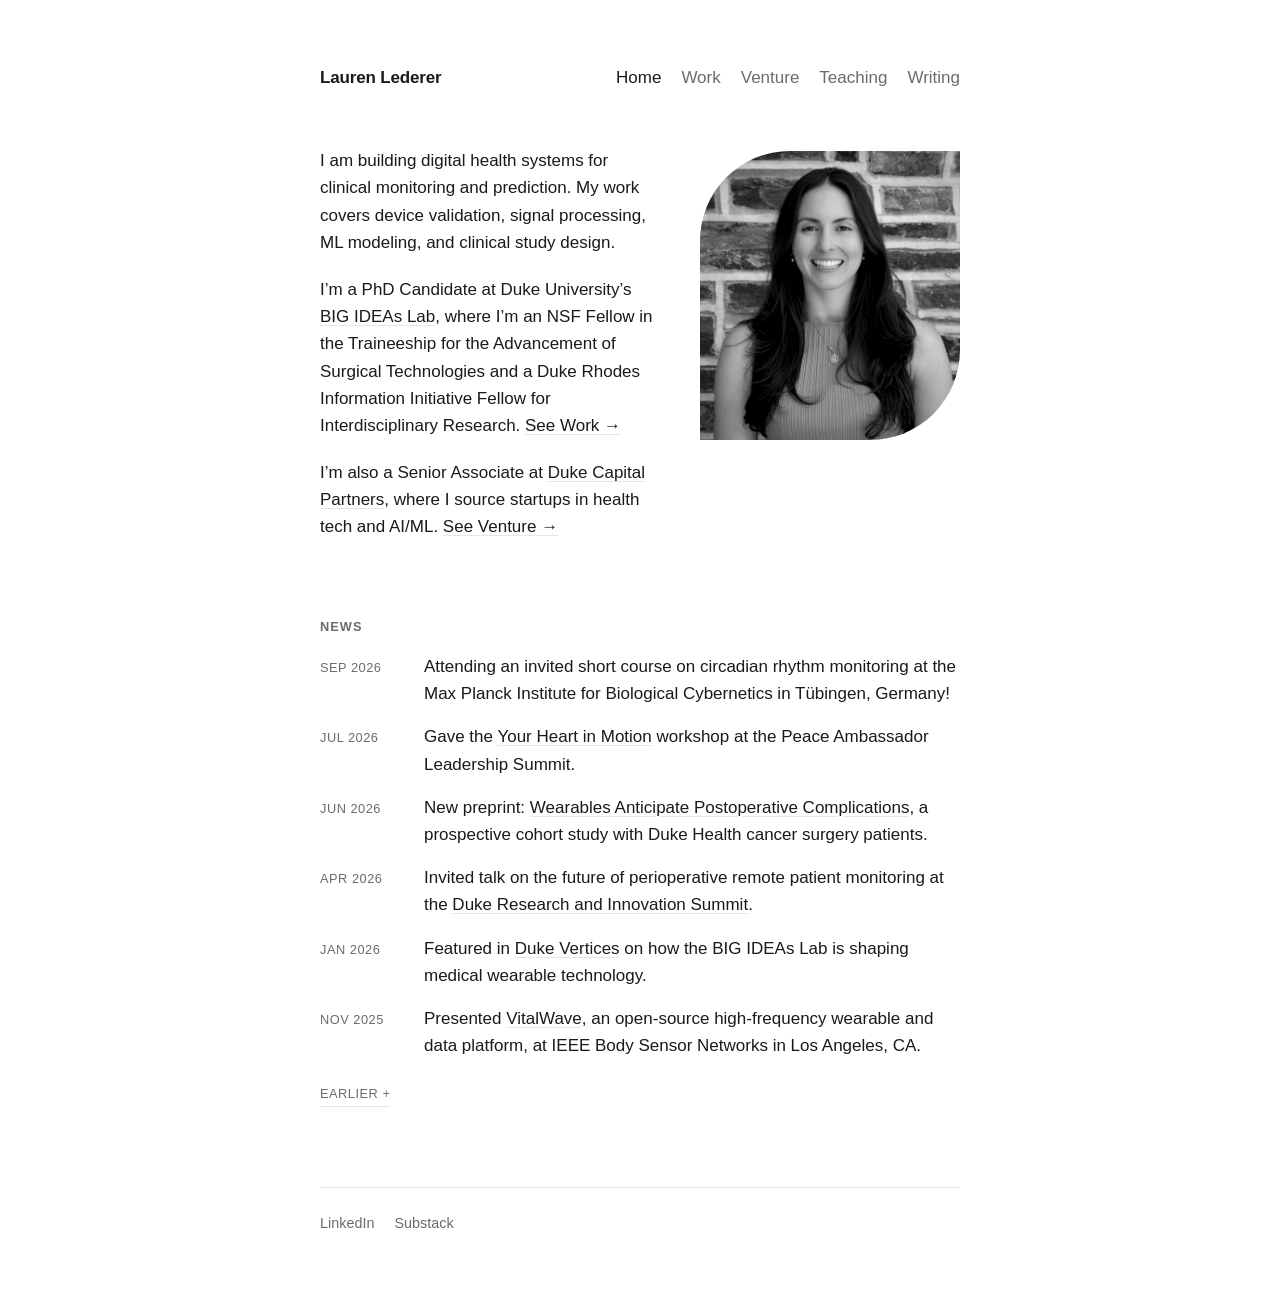
<file: index.html>
<!doctype html>
<html lang="en">
<head>
  <meta charset="utf-8">
  <meta name="viewport" content="width=device-width, initial-scale=1">
  <title>Lauren Lederer</title>
  <meta name="description" content="Lauren Lederer builds and validates digital health systems for clinical monitoring and prediction. PhD candidate at Duke and Senior Associate at Duke Capital Partners.">
  <link rel="icon" href="favicon.svg" type="image/svg+xml">
  <link rel="icon" href="favicon.png" sizes="32x32" type="image/png">
  <link rel="apple-touch-icon" href="apple-touch-icon.png">
  <meta property="og:type" content="website">
  <meta property="og:site_name" content="Lauren Lederer">
  <meta property="og:title" content="Lauren Lederer">
  <meta property="og:description" content="Lauren Lederer builds and validates digital health systems for clinical monitoring and prediction. PhD candidate at Duke and Senior Associate at Duke Capital Partners.">
  <meta property="og:url" content="https://laurenlederer.com/">
  <meta property="og:image" content="https://laurenlederer.com/images/lauren-jessilyn-bw.jpg">
  <meta property="og:image:width" content="1280">
  <meta property="og:image:height" content="720">
  <meta property="og:image:alt" content="Lauren Lederer and Jessilyn Dunn examining a wearable sensor in the BIG IDEAs Lab">
  <meta name="twitter:card" content="summary_large_image">
  <link rel="stylesheet" href="style.css">
</head>
<body>
  <div class="wrap">
    <header>
      <a class="name" href="index.html">Lauren Lederer</a>
      <nav>
        <a href="index.html" aria-current="page">Home</a>
        <a href="work.html">Work</a>
        <a href="venture.html">Venture</a>
        <a href="teaching.html">Teaching</a>
        <a href="writing.html">Writing</a>
      </nav>
    </header>

    <main>
      <div class="intro">
        <figure class="portrait">
          <img src="images/lauren-bw.jpg" srcset="images/lauren-bw-small.jpg 560w, images/lauren-bw.jpg 1120w" sizes="(max-width: 600px) 50vw, 260px" width="1120" height="1400" alt="Portrait of Lauren Lederer" loading="eager">
        </figure>
        <div class="intro-text">
      <p>I am building digital health systems for clinical monitoring and prediction. My work covers device validation, signal processing, ML modeling, and clinical study design.</p>

      <p>I’m a PhD Candidate at Duke University’s <a href="https://dunn.pratt.duke.edu/" target="_blank" rel="noopener">BIG IDEAs Lab</a>, where I’m an NSF Fellow in the Traineeship for the Advancement of Surgical Technologies and a Duke Rhodes Information Initiative Fellow for Interdisciplinary Research. <a href="work.html">See Work →</a></p>

      <p>I’m also a Senior Associate at <a href="https://dukecapitalpartners.duke.edu/" target="_blank" rel="noopener">Duke Capital Partners</a>, where I source startups in health tech and AI/ML. <a href="venture.html">See Venture →</a></p>
        </div>
      </div>

      <section class="news">
        <h2>News</h2>
        <ul>
          <li>
            <time datetime="2026-09">Sep 2026</time>
            <p>Attending an invited short course on circadian rhythm monitoring at the Max Planck Institute for Biological Cybernetics in Tübingen, Germany!</p>
          </li>
          <li>
            <time datetime="2026-07">Jul 2026</time>
            <p>Gave the <a href="workshop/make-your-own-digital-biomarkers.html" target="_blank" rel="noopener">Your Heart in Motion</a> workshop at the Peace Ambassador Leadership Summit.</p>
          </li>
          <li>
            <time datetime="2026-06">Jun 2026</time>
            <p>New preprint: <a href="https://www.medrxiv.org/content/10.64898/2026.06.02.26354556v1" target="_blank" rel="noopener">Wearables Anticipate Postoperative Complications</a>, a prospective cohort study with Duke Health cancer surgery patients.</p>
          </li>
          <li>
            <time datetime="2026-04">Apr 2026</time>
            <p>Invited talk on the future of perioperative remote patient monitoring at the <a href="https://research.duke.edu/events-trainings/research-and-innovation-events/" target="_blank" rel="noopener">Duke Research and Innovation Summit</a>.</p>
          </li>
          <li>
            <time datetime="2026-01">Jan 2026</time>
            <p>Featured in <a href="https://www.dukevertices.org/blog/the-big-ideas-lab-at-duke-is-shaping-the-future-of-medical-wearable-technology" target="_blank" rel="noopener">Duke Vertices</a> on how the BIG IDEAs Lab is shaping medical wearable technology.</p>
          </li>
          <li>
            <time datetime="2025-11">Nov 2025</time>
            <p>Presented <a href="https://doi.org/10.1109/bsn66969.2025.11337446" target="_blank" rel="noopener">VitalWave</a>, an open-source high-frequency wearable and data platform, at IEEE Body Sensor Networks in Los Angeles, CA.</p>
          </li>
        </ul>
        <details class="earlier">
          <summary>Earlier</summary>
          <ul>
          <li>
            <time datetime="2025-08">Aug 2025</time>
            <p>Awarded an NSF Fellowship through the Traineeship for the Advancement of Surgical Technologies.</p>
          </li>
          <li>
            <time datetime="2025-01">Jan 2025</time>
            <p>Presented research on opioid use disorder relapse and digital health at the 2025 CERSI Innovations in Regulatory Science Summit in San Francisco, CA.</p>
          </li>
          <li>
            <time datetime="2025-01">Jan 2025</time>
            <p>Passed the Biomedical Engineering preliminary exam, advancing to PhD candidacy.</p>
          </li>
          <li>
            <time datetime="2024-10">Oct 2024</time>
            <p>Two long COVID prediction papers published in <a href="https://doi.org/10.1016/j.ebiom.2024.105333" target="_blank" rel="noopener">eBioMedicine</a> and <a href="https://doi.org/10.1093/jamiaopen/ooae111" target="_blank" rel="noopener">JAMIA Open</a>.</p>
          </li>
          <li>
            <time datetime="2023-11">Nov 2023</time>
            <p>Published <a href="https://doi.org/10.2196/45103" target="_blank" rel="noopener">data quality guidance for Fitbit data in the All of Us Research Program</a> in JMIR mHealth and uHealth.</p>
          </li>
          </ul>
        </details>
      </section>
    </main>

    <footer>
      <a href="https://www.linkedin.com/in/lauren-lederer/" target="_blank" rel="noopener">LinkedIn</a>
      <a href="https://laurenlederer.substack.com/" target="_blank" rel="noopener">Substack</a>
    </footer>
  </div>
</body>
</html>
</file>
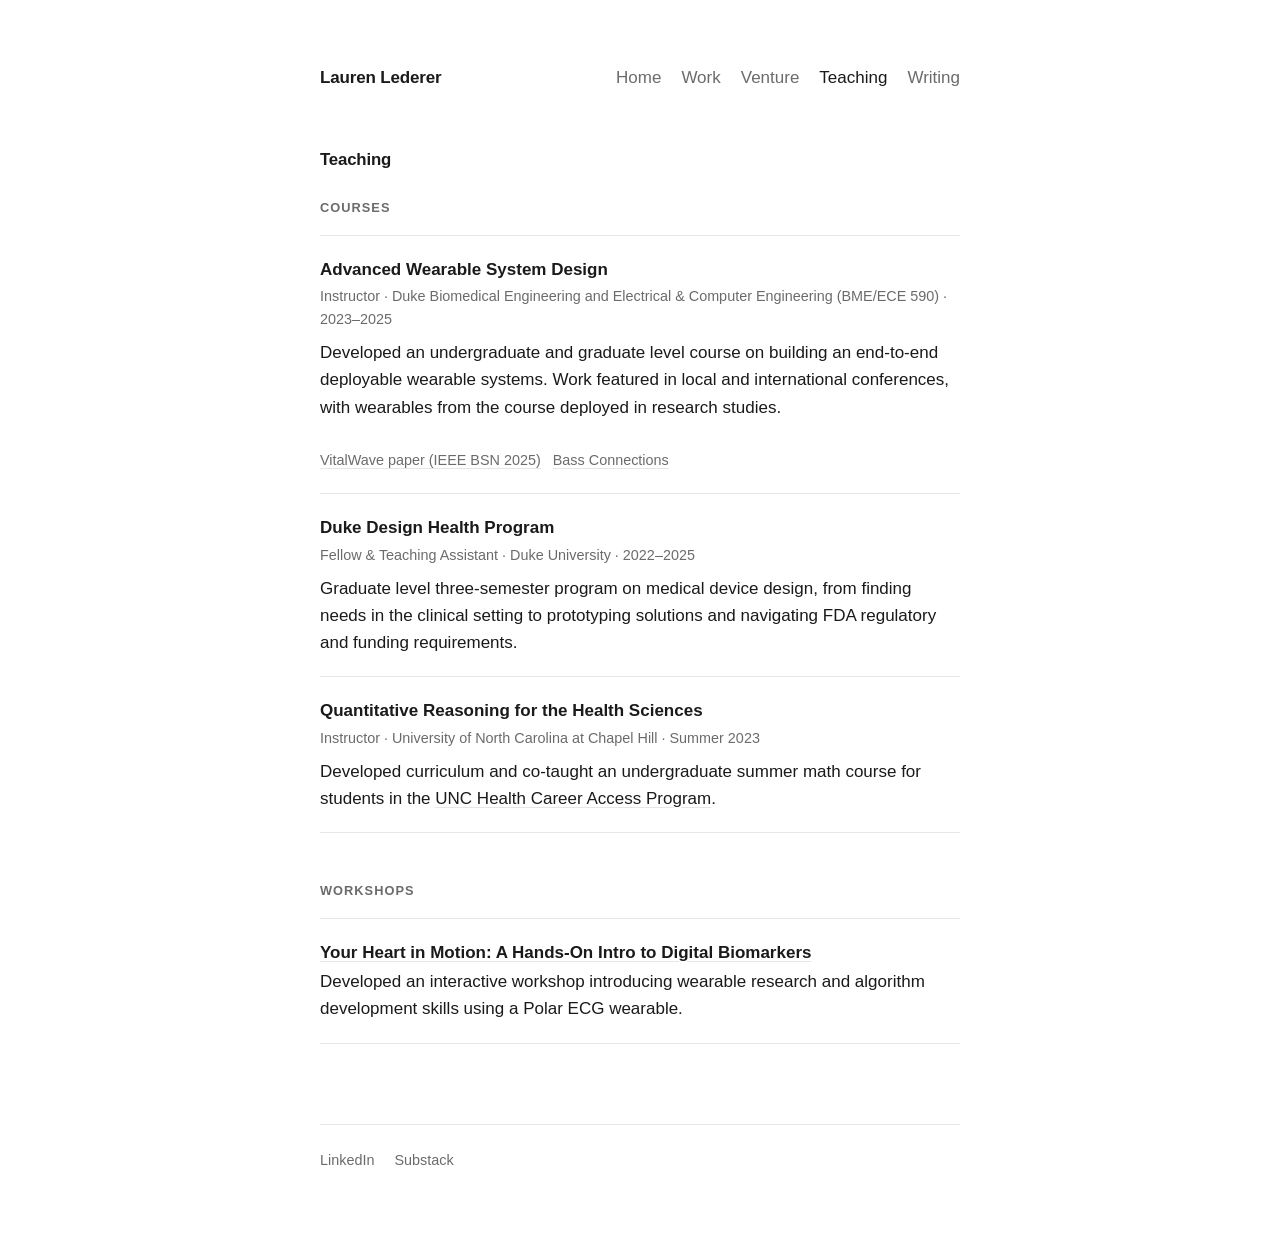
<file: teaching.html>
<!doctype html>
<html lang="en">
<head>
  <meta charset="utf-8">
  <meta name="viewport" content="width=device-width, initial-scale=1">
  <title>Teaching – Lauren Lederer</title>
  <meta name="description" content="Courses and workshops on wearable system design, medical device development, and digital biomarkers.">
  <link rel="icon" href="favicon.svg" type="image/svg+xml">
  <link rel="icon" href="favicon.png" sizes="32x32" type="image/png">
  <link rel="apple-touch-icon" href="apple-touch-icon.png">
  <meta property="og:type" content="website">
  <meta property="og:site_name" content="Lauren Lederer">
  <meta property="og:title" content="Teaching – Lauren Lederer">
  <meta property="og:description" content="Courses and workshops on wearable system design, medical device development, and digital biomarkers.">
  <meta property="og:url" content="https://laurenlederer.com/teaching.html">
  <meta property="og:image" content="https://laurenlederer.com/images/lauren-jessilyn-bw.jpg">
  <meta property="og:image:width" content="1280">
  <meta property="og:image:height" content="720">
  <meta property="og:image:alt" content="Lauren Lederer and Jessilyn Dunn examining a wearable sensor in the BIG IDEAs Lab">
  <meta name="twitter:card" content="summary_large_image">
  <link rel="stylesheet" href="style.css">
</head>
<body>
  <div class="wrap">
    <header>
      <a class="name" href="index.html">Lauren Lederer</a>
      <nav>
        <a href="index.html">Home</a>
        <a href="work.html">Work</a>
        <a href="venture.html">Venture</a>
        <a href="teaching.html" aria-current="page">Teaching</a>
        <a href="writing.html">Writing</a>
      </nav>
    </header>

    <main>
      <h1>Teaching</h1>

      <section>
        <h2>Courses</h2>
        <ul class="items">
          <li>
            <p class="title">Advanced Wearable System Design</p>
            <p class="meta">Instructor · Duke Biomedical Engineering and Electrical & Computer Engineering (BME/ECE 590) · 2023–2025</p>
            <p>Developed an undergraduate and graduate level course on building an end-to-end deployable wearable systems. Work featured in local and international conferences, with wearables from the course deployed in research studies.</p>
            <div class="refs">
              <a href="https://doi.org/10.1109/bsn66969.2025.11337446" target="_blank" rel="noopener">VitalWave paper (IEEE BSN 2025)</a>
              <a href="https://bassconnections.duke.edu/how-wearable-device-data-can-advance-public-health/" target="_blank" rel="noopener">Bass Connections</a>
            </div>
          </li>
          <li>
            <p class="title">Duke Design Health Program</p>
            <p class="meta">Fellow &amp; Teaching Assistant · Duke University · 2022–2025</p>
            <p>Graduate level three-semester program on medical device design, from finding needs in the clinical setting to prototyping solutions and navigating FDA regulatory and funding requirements.</p>
          </li>
          <li>
            <p class="title">Quantitative Reasoning for the Health Sciences</p>
            <p class="meta">Instructor · University of North Carolina at Chapel Hill · Summer 2023</p>
            <p>Developed curriculum and co-taught an undergraduate summer math course for students in the <a href="https://nchcap.unc.edu/sep-program/" target="_blank" rel="noopener">UNC Health Career Access Program</a>.</p>
          </li>
        </ul>
      </section>

      <section>
        <h2>Workshops</h2>
        <ul class="items">
          <li>
            <p class="title"><a href="workshop/make-your-own-digital-biomarkers.html" target="_blank" rel="noopener">Your Heart in Motion: A Hands-On Intro to Digital Biomarkers</a></p>
            <p>Developed an interactive workshop introducing wearable research and algorithm development skills using a Polar ECG wearable.</p>
          </li>
        </ul>
      </section>
    </main>

    <footer>
      <a href="https://www.linkedin.com/in/lauren-lederer/" target="_blank" rel="noopener">LinkedIn</a>
      <a href="https://laurenlederer.substack.com/" target="_blank" rel="noopener">Substack</a>
    </footer>
  </div>
</body>
</html>
</file>
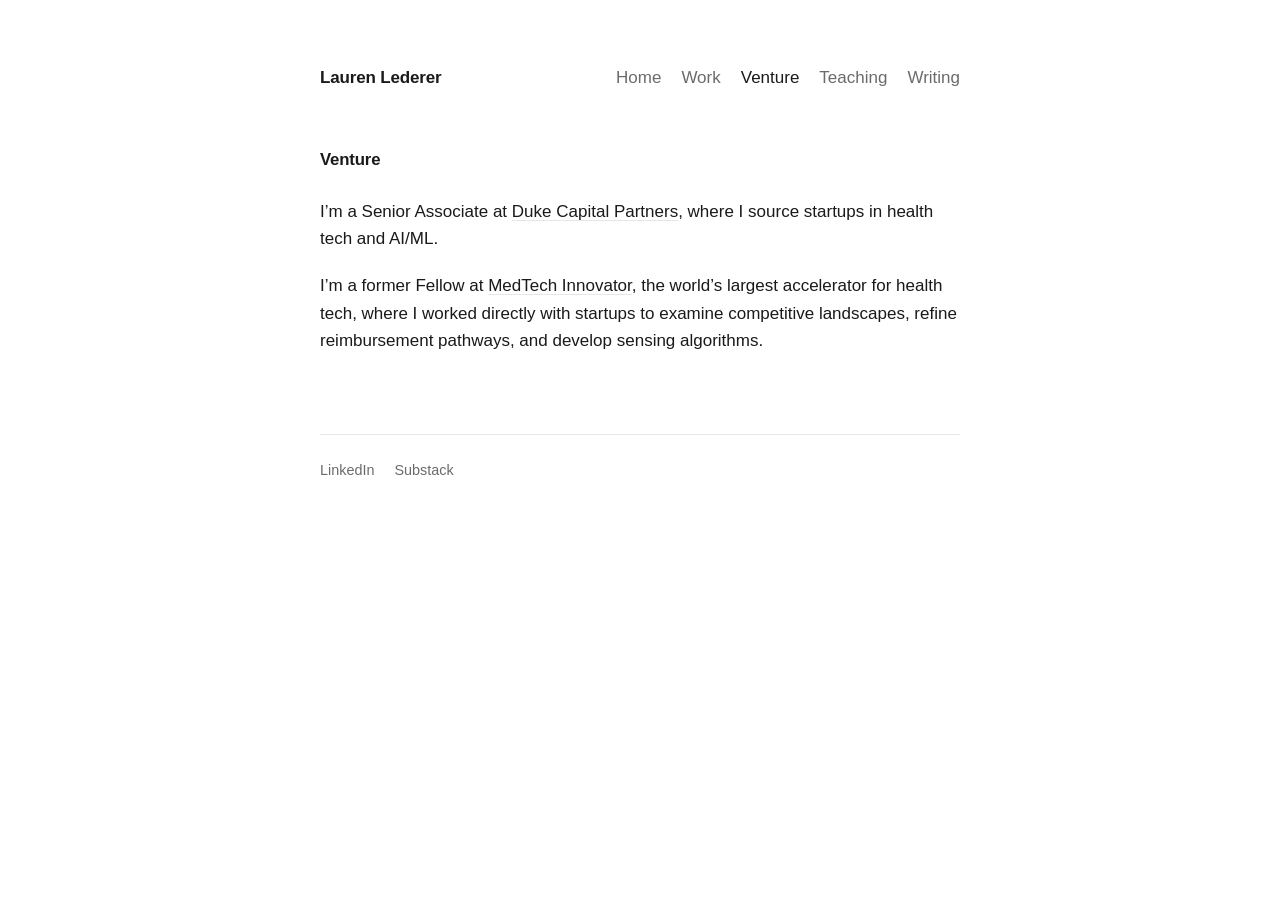
<file: venture.html>
<!doctype html>
<html lang="en">
<head>
  <meta charset="utf-8">
  <meta name="viewport" content="width=device-width, initial-scale=1">
  <title>Venture – Lauren Lederer</title>
  <meta name="description" content="Health tech and AI/ML investing at Duke Capital Partners, and fellowship work with MedTech Innovator.">
  <link rel="icon" href="favicon.svg" type="image/svg+xml">
  <link rel="icon" href="favicon.png" sizes="32x32" type="image/png">
  <link rel="apple-touch-icon" href="apple-touch-icon.png">
  <meta property="og:type" content="website">
  <meta property="og:site_name" content="Lauren Lederer">
  <meta property="og:title" content="Venture – Lauren Lederer">
  <meta property="og:description" content="Health tech and AI/ML investing at Duke Capital Partners, and fellowship work with MedTech Innovator.">
  <meta property="og:url" content="https://laurenlederer.com/venture.html">
  <meta property="og:image" content="https://laurenlederer.com/images/lauren-jessilyn-bw.jpg">
  <meta property="og:image:width" content="1280">
  <meta property="og:image:height" content="720">
  <meta property="og:image:alt" content="Lauren Lederer and Jessilyn Dunn examining a wearable sensor in the BIG IDEAs Lab">
  <meta name="twitter:card" content="summary_large_image">
  <link rel="stylesheet" href="style.css">
</head>
<body>
  <div class="wrap">
    <header>
      <a class="name" href="index.html">Lauren Lederer</a>
      <nav>
        <a href="index.html">Home</a>
        <a href="work.html">Work</a>
        <a href="venture.html" aria-current="page">Venture</a>
        <a href="teaching.html">Teaching</a>
        <a href="writing.html">Writing</a>
      </nav>
    </header>

    <main>
      <h1>Venture</h1>

      <p>I’m a Senior Associate at <a href="https://dukecapitalpartners.duke.edu/" target="_blank" rel="noopener">Duke Capital Partners</a>, where I source startups in health tech and AI/ML.</p>

      <p>I’m a former Fellow at <a href="https://medtechinnovator.org/" target="_blank" rel="noopener">MedTech Innovator</a>, the world’s largest accelerator for health tech, where I worked directly with startups to examine competitive landscapes, refine reimbursement pathways, and develop sensing algorithms.</p>

    </main>

    <footer>
      <a href="https://www.linkedin.com/in/lauren-lederer/" target="_blank" rel="noopener">LinkedIn</a>
      <a href="https://laurenlederer.substack.com/" target="_blank" rel="noopener">Substack</a>
    </footer>
  </div>
</body>
</html>
</file>
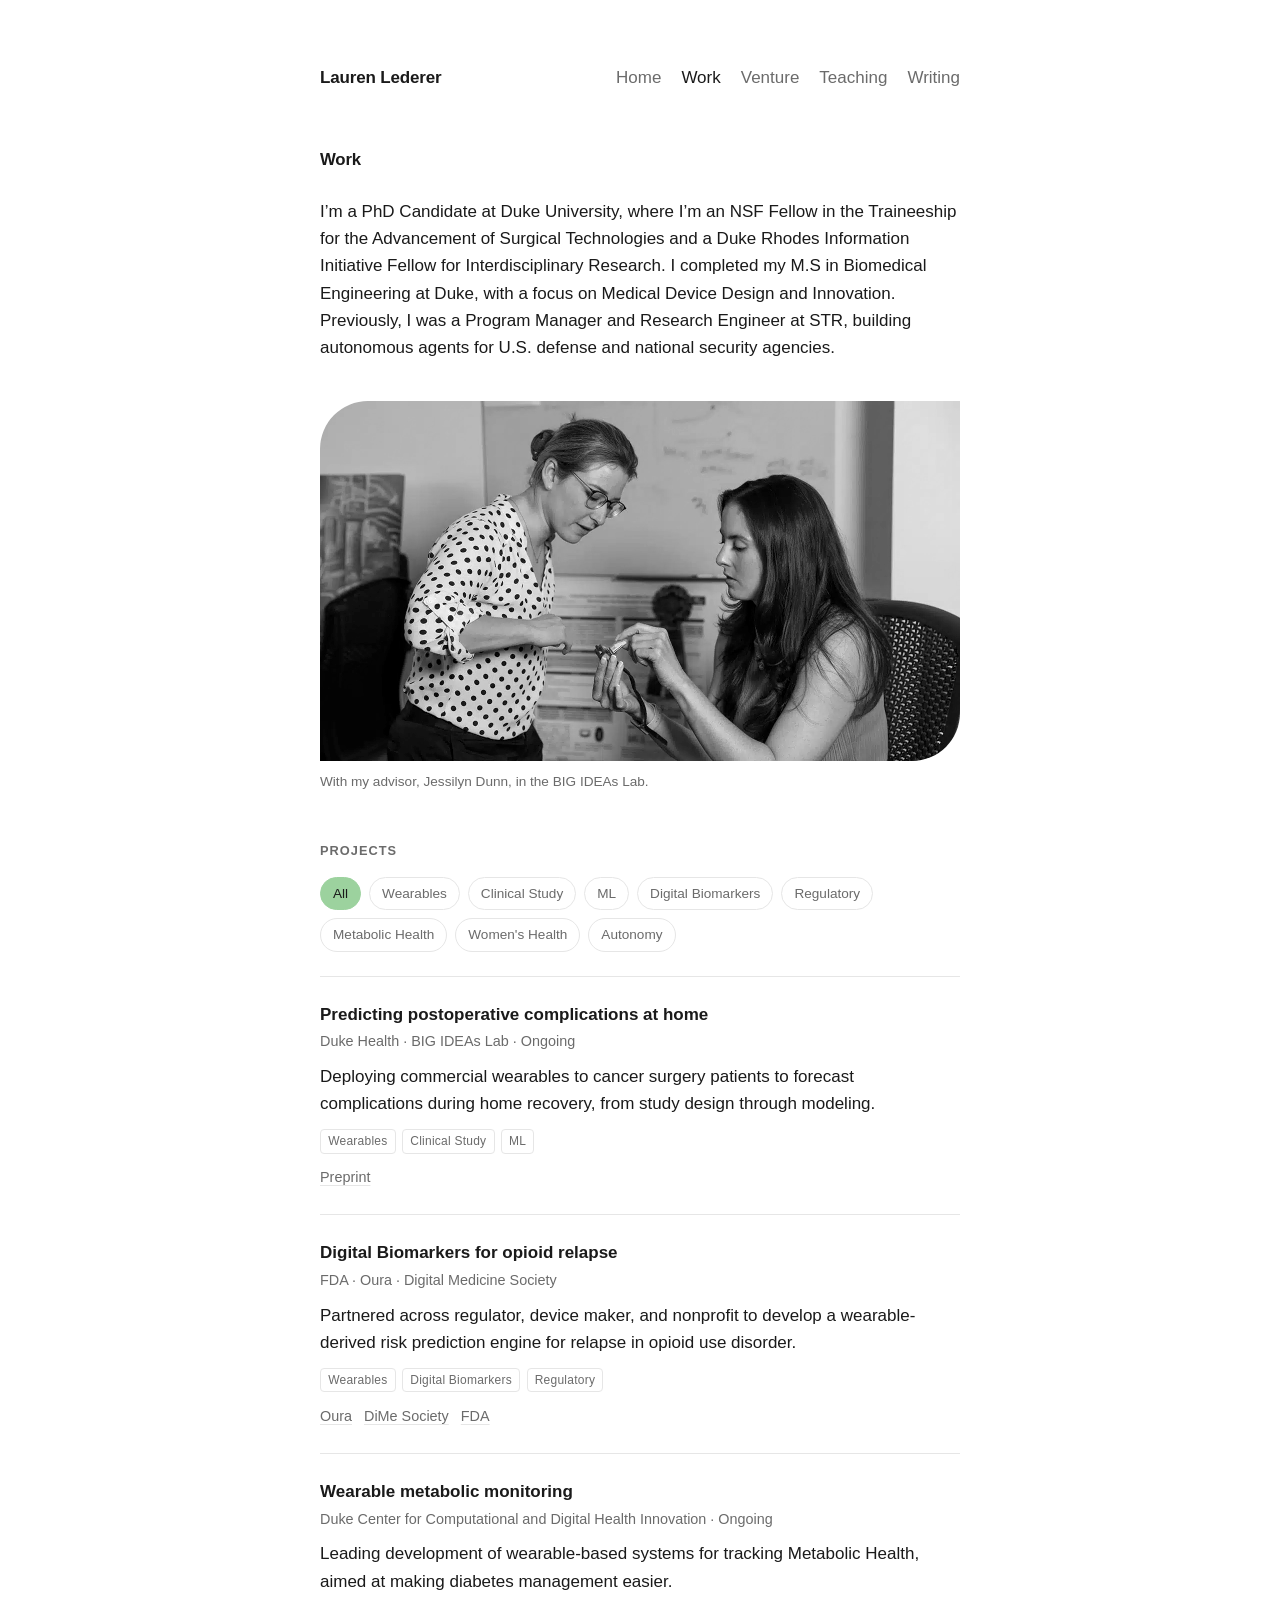
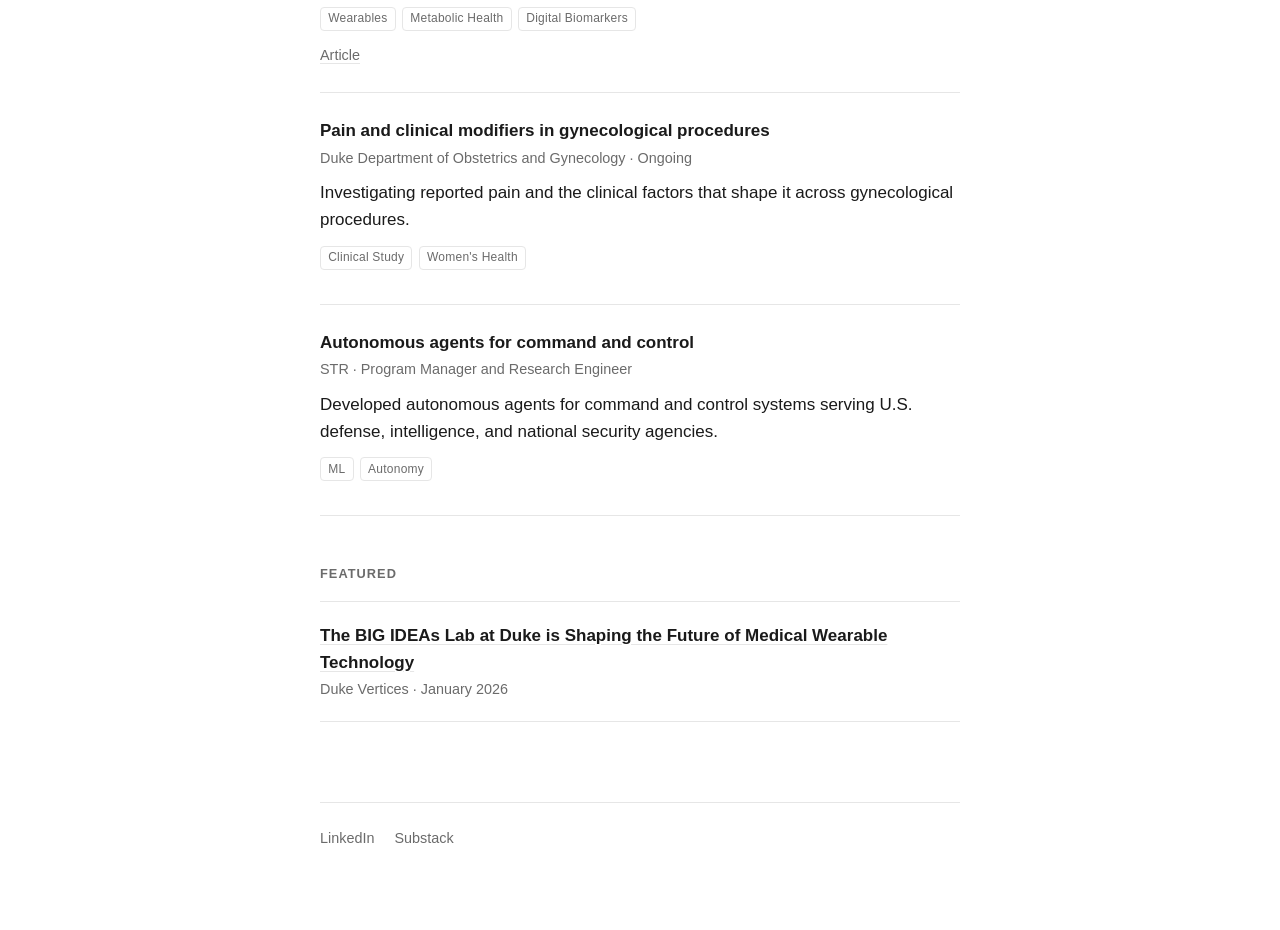
<file: work.html>
<!doctype html>
<html lang="en">
<head>
  <meta charset="utf-8">
  <meta name="viewport" content="width=device-width, initial-scale=1">
  <title>Work – Lauren Lederer</title>
  <meta name="description" content="Research projects in remote patient monitoring, digital biomarkers, and metabolic health at Duke University's BIG IDEAs Lab.">
  <link rel="icon" href="favicon.svg" type="image/svg+xml">
  <link rel="icon" href="favicon.png" sizes="32x32" type="image/png">
  <link rel="apple-touch-icon" href="apple-touch-icon.png">
  <meta property="og:type" content="website">
  <meta property="og:site_name" content="Lauren Lederer">
  <meta property="og:title" content="Work – Lauren Lederer">
  <meta property="og:description" content="Research projects in remote patient monitoring, digital biomarkers, and metabolic health at Duke University's BIG IDEAs Lab.">
  <meta property="og:url" content="https://laurenlederer.com/work.html">
  <meta property="og:image" content="https://laurenlederer.com/images/lauren-jessilyn-bw.jpg">
  <meta property="og:image:width" content="1280">
  <meta property="og:image:height" content="720">
  <meta property="og:image:alt" content="Lauren Lederer and Jessilyn Dunn examining a wearable sensor in the BIG IDEAs Lab">
  <meta name="twitter:card" content="summary_large_image">
  <link rel="stylesheet" href="style.css">
</head>
<body>
  <div class="wrap">
    <header>
      <a class="name" href="index.html">Lauren Lederer</a>
      <nav>
        <a href="index.html">Home</a>
        <a href="work.html" aria-current="page">Work</a>
        <a href="venture.html">Venture</a>
        <a href="teaching.html">Teaching</a>
        <a href="writing.html">Writing</a>
      </nav>
    </header>

    <main>
      <h1>Work</h1>

      <p>I’m a PhD Candidate at Duke University, where I’m an NSF Fellow in the Traineeship for the Advancement of Surgical Technologies and a Duke Rhodes Information Initiative Fellow for Interdisciplinary Research. 
        I completed my M.S in Biomedical Engineering at Duke, with a focus on Medical Device Design and Innovation.
        Previously, I was a Program Manager and Research Engineer at STR, building autonomous agents for U.S. defense and national security agencies.</p>

      <figure class="photo">
        <img src="images/lauren-jessilyn-bw.jpg" width="1280" height="720" alt="Lauren Lederer and Jessilyn Dunn examining a wearable sensor in the BIG IDEAs Lab" loading="lazy">
        <figcaption>With my advisor, Jessilyn Dunn, in the BIG IDEAs Lab.</figcaption>
      </figure>

      <section id="projects">
        <h2>Projects</h2>

        <div class="filters" role="group" aria-label="Filter projects by tag">
          <button type="button" data-filter="all" aria-pressed="true">All</button>
          <button type="button" data-filter="wearables" aria-pressed="false">Wearables</button>
          <button type="button" data-filter="clinical-study" aria-pressed="false">Clinical Study</button>
          <button type="button" data-filter="ml" aria-pressed="false">ML</button>
          <button type="button" data-filter="digital-biomarkers" aria-pressed="false">Digital Biomarkers</button>
          <button type="button" data-filter="regulatory" aria-pressed="false">Regulatory</button>
          <button type="button" data-filter="metabolic" aria-pressed="false">Metabolic Health</button>
          <button type="button" data-filter="womens-health" aria-pressed="false">Women's Health</button>
          <button type="button" data-filter="autonomy" aria-pressed="false">Autonomy</button>
        </div>

        <ul class="projects">
          <li class="project" data-tags="wearables clinical-study ml">
            <p class="title">Predicting postoperative complications at home</p>
            <p class="meta">Duke Health · BIG IDEAs Lab · Ongoing</p>
            <p>Deploying commercial wearables to cancer surgery patients to forecast complications during home recovery, from study design through modeling.</p>
            <ul class="tags"><li data-tag="wearables">Wearables</li><li data-tag="clinical-study">Clinical Study</li><li data-tag="ml">ML</li></ul>
            <div class="refs"><a href="https://www.medrxiv.org/content/10.64898/2026.06.02.26354556v1" target="_blank" rel="noopener">Preprint</a></div>
          </li>

          <li class="project" data-tags="wearables digital-biomarkers regulatory">
            <p class="title">Digital Biomarkers for opioid relapse</p>
            <p class="meta">FDA · Oura · Digital Medicine Society</p>
            <p>Partnered across regulator, device maker, and nonprofit to develop a wearable-derived risk prediction engine for relapse in opioid use disorder.</p>
            <ul class="tags"><li data-tag="wearables">Wearables</li><li data-tag="digital-biomarkers">Digital Biomarkers</li><li data-tag="regulatory">Regulatory</li></ul>
            <div class="refs">
              <a href="https://ouraring.com/blog/oura-research-opioid-use-disorder/" target="_blank" rel="noopener">Oura</a>
              <a href="https://dimesociety.org/developing-a-digitally-derived-tool-to-prevent-relapse-in-opioid-use-disorder/" target="_blank" rel="noopener">DiMe Society</a>
              <a href="https://www.fda.gov/science-research/advancing-regulatory-science/developing-risk-prediction-engine-relapse-opioid-use-disorder" target="_blank" rel="noopener">FDA</a>
            </div>
          </li>

          <li class="project" data-tags="wearables metabolic digital-biomarkers">
            <p class="title">Wearable metabolic monitoring</p>
            <p class="meta">Duke Center for Computational and Digital Health Innovation · Ongoing</p>
            <p>Leading development of wearable-based systems for tracking Metabolic Health, aimed at making diabetes management easier.</p>
            <ul class="tags"><li data-tag="wearables">Wearables</li><li data-tag="metabolic">Metabolic Health</li><li data-tag="digital-biomarkers">Digital Biomarkers</li></ul>
            <div class="refs"><a href="https://comphealth.duke.edu/can-wearables-make-diabetes-management-easier/" target="_blank" rel="noopener">Article</a></div>
          </li>

          <li class="project" data-tags="clinical-study womens-health">
            <p class="title">Pain and clinical modifiers in gynecological procedures</p>
            <p class="meta">Duke Department of Obstetrics and Gynecology · Ongoing</p>
            <p>Investigating reported pain and the clinical factors that shape it across gynecological procedures.</p>
            <ul class="tags"><li data-tag="clinical-study">Clinical Study</li><li data-tag="womens-health">Women's Health</li></ul>
          </li>

          <li class="project" data-tags="ml autonomy">
            <p class="title">Autonomous agents for command and control</p>
            <p class="meta">STR · Program Manager and Research Engineer</p>
            <p>Developed autonomous agents for command and control systems serving U.S. defense, intelligence, and national security agencies.</p>
            <ul class="tags"><li data-tag="ml">ML</li><li data-tag="autonomy">Autonomy</li></ul>
          </li>
        </ul>

        <p class="empty muted" hidden>No projects match that tag.</p>
      </section>

      <section>
        <h2>Featured</h2>
        <ul class="items">
          <li>
            <p class="title"><a href="https://www.dukevertices.org/blog/the-big-ideas-lab-at-duke-is-shaping-the-future-of-medical-wearable-technology" target="_blank" rel="noopener">The BIG IDEAs Lab at Duke is Shaping the Future of Medical Wearable Technology</a></p>
            <p class="meta">Duke Vertices · January 2026</p>
          </li>
        </ul>
      </section>
    </main>

    <footer>
      <a href="https://www.linkedin.com/in/lauren-lederer/" target="_blank" rel="noopener">LinkedIn</a>
      <a href="https://laurenlederer.substack.com/" target="_blank" rel="noopener">Substack</a>
    </footer>
  </div>

  <script>
    (function () {
      var buttons = document.querySelectorAll('.filters button');
      var projects = document.querySelectorAll('.project');
      var empty = document.querySelector('.empty');

      function apply(tag) {
        var shown = 0;
        projects.forEach(function (p) {
          var match = tag === 'all' || p.dataset.tags.split(' ').indexOf(tag) !== -1;
          p.hidden = !match;
          if (match) shown++;
        });
        buttons.forEach(function (b) {
          b.setAttribute('aria-pressed', b.dataset.filter === tag ? 'true' : 'false');
        });
        empty.hidden = shown > 0;
        if (tag === 'all') history.replaceState(null, '', location.pathname);
        else history.replaceState(null, '', '#' + tag);
      }

      buttons.forEach(function (b) {
        b.addEventListener('click', function () { apply(b.dataset.filter); });
      });

      // Clicking a tag on a card filters by it
      document.querySelectorAll('.tags li').forEach(function (t) {
        t.addEventListener('click', function () {
          apply(t.dataset.tag);
          document.getElementById('projects').scrollIntoView({ behavior: 'smooth', block: 'start' });
        });
      });

      var initial = location.hash.slice(1);
      if (initial && document.querySelector('.filters [data-filter="' + initial + '"]')) apply(initial);
    })();
  </script>
</body>
</html>
</file>
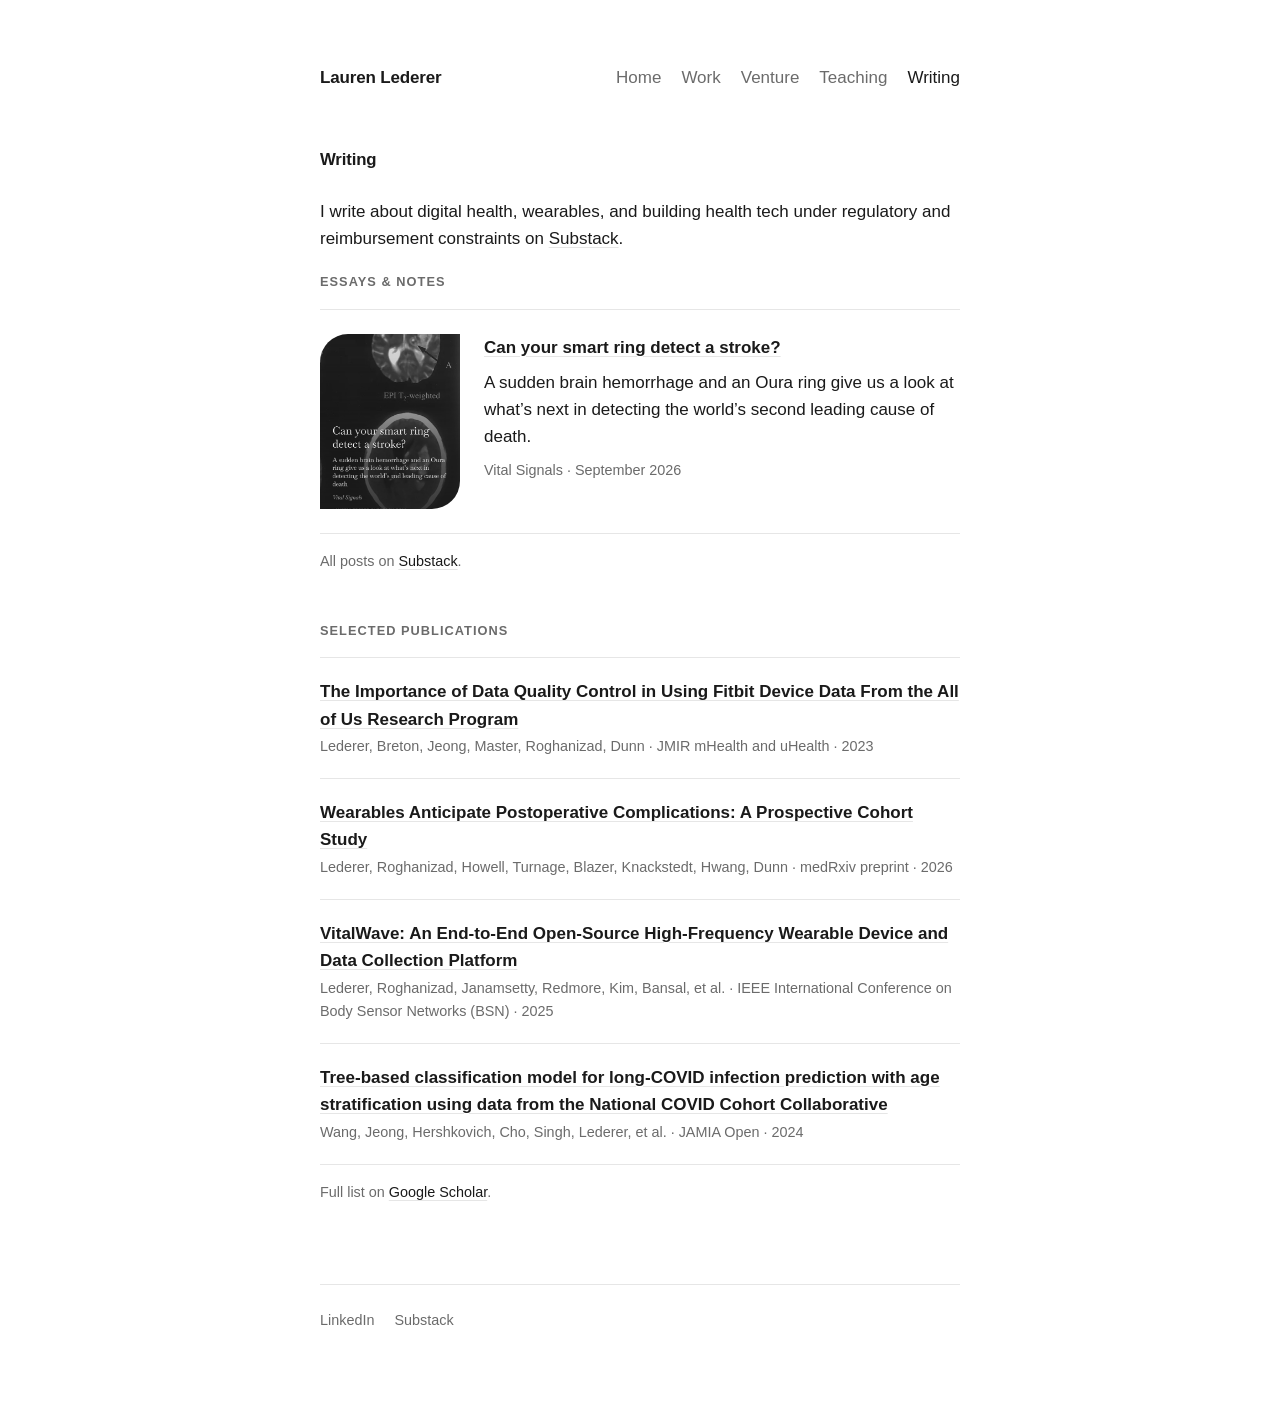
<file: writing.html>
<!doctype html>
<html lang="en">
<head>
  <meta charset="utf-8">
  <meta name="viewport" content="width=device-width, initial-scale=1">
  <title>Writing – Lauren Lederer</title>
  <meta name="description" content="Selected publications on wearables, digital biomarkers, and clinical prediction, plus essays on Substack.">
  <link rel="icon" href="favicon.svg" type="image/svg+xml">
  <link rel="icon" href="favicon.png" sizes="32x32" type="image/png">
  <link rel="apple-touch-icon" href="apple-touch-icon.png">
  <meta property="og:type" content="website">
  <meta property="og:site_name" content="Lauren Lederer">
  <meta property="og:title" content="Writing – Lauren Lederer">
  <meta property="og:description" content="Selected publications on wearables, digital biomarkers, and clinical prediction, plus essays on Substack.">
  <meta property="og:url" content="https://laurenlederer.com/writing.html">
  <meta property="og:image" content="https://laurenlederer.com/images/lauren-jessilyn-bw.jpg">
  <meta property="og:image:width" content="1280">
  <meta property="og:image:height" content="720">
  <meta property="og:image:alt" content="Lauren Lederer and Jessilyn Dunn examining a wearable sensor in the BIG IDEAs Lab">
  <meta name="twitter:card" content="summary_large_image">
  <link rel="stylesheet" href="style.css">
</head>
<body>
  <div class="wrap">
    <header>
      <a class="name" href="index.html">Lauren Lederer</a>
      <nav>
        <a href="index.html">Home</a>
        <a href="work.html">Work</a>
        <a href="venture.html">Venture</a>
        <a href="teaching.html">Teaching</a>
        <a href="writing.html" aria-current="page">Writing</a>
      </nav>
    </header>

    <main>
      <h1>Writing</h1>

      <p>I write about digital health, wearables, and building health tech under regulatory and reimbursement constraints on <a href="https://laurenlederer.substack.com/" target="_blank" rel="noopener">Substack</a>.</p>

      <section>
        <h2>Essays &amp; Notes</h2>
        <ul class="posts">
          <li class="post">
            <a class="post-image" href="https://laurenlederer.substack.com/p/can-your-smart-ring-detect-a-stroke" target="_blank" rel="noopener">
              <img src="images/recentwriting/smart-ring-stroke.jpg" width="506" height="900" alt="Brain MRI and CT scans behind the title Can your smart ring detect a stroke?" loading="lazy">
            </a>
            <div class="post-text">
              <p class="title"><a href="https://laurenlederer.substack.com/p/can-your-smart-ring-detect-a-stroke" target="_blank" rel="noopener">Can your smart ring detect a stroke?</a></p>
              <p>A sudden brain hemorrhage and an Oura ring give us a look at what’s next in detecting the world’s second leading cause of death.</p>
              <p class="meta">Vital Signals · September 2026</p>
            </div>
          </li>
        </ul>
        <p class="muted" style="margin-top:1rem;font-size:0.9rem">All posts on <a href="https://laurenlederer.substack.com/" target="_blank" rel="noopener">Substack</a>.</p>
      </section>
      <section>
        <h2>Selected publications</h2>
        <ul class="items">
          <li>
            <p class="title"><a href="https://doi.org/10.2196/45103" target="_blank" rel="noopener">The Importance of Data Quality Control in Using Fitbit Device Data From the All of Us Research Program</a></p>
            <p class="meta">Lederer, Breton, Jeong, Master, Roghanizad, Dunn · JMIR mHealth and uHealth · 2023</p>
          </li>
          <li>
            <p class="title"><a href="https://www.medrxiv.org/content/10.64898/2026.06.02.26354556v1" target="_blank" rel="noopener">Wearables Anticipate Postoperative Complications: A Prospective Cohort Study</a></p>
            <p class="meta">Lederer, Roghanizad, Howell, Turnage, Blazer, Knackstedt, Hwang, Dunn · medRxiv preprint · 2026</p>
          </li>
          <li>
            <p class="title"><a href="https://doi.org/10.1109/bsn66969.2025.11337446" target="_blank" rel="noopener">VitalWave: An End-to-End Open-Source High-Frequency Wearable Device and Data Collection Platform</a></p>
            <p class="meta">Lederer, Roghanizad, Janamsetty, Redmore, Kim, Bansal, et al. · IEEE International Conference on Body Sensor Networks (BSN) · 2025</p>
          </li>
          <li>
            <p class="title"><a href="https://doi.org/10.1093/jamiaopen/ooae111" target="_blank" rel="noopener">Tree-based classification model for long-COVID infection prediction with age stratification using data from the National COVID Cohort Collaborative</a></p>
            <p class="meta">Wang, Jeong, Hershkovich, Cho, Singh, Lederer, et al. · JAMIA Open · 2024</p>
          </li>
        </ul>
        <p class="muted" style="margin-top:1rem;font-size:0.9rem">Full list on <a href="https://scholar.google.com/citations?user=VjYN3LAAAAAJ&amp;hl=en" target="_blank" rel="noopener">Google Scholar</a>.</p>
      </section>


    </main>

    <footer>
      <a href="https://www.linkedin.com/in/lauren-lederer/" target="_blank" rel="noopener">LinkedIn</a>
      <a href="https://laurenlederer.substack.com/" target="_blank" rel="noopener">Substack</a>
    </footer>
  </div>
</body>
</html>
</file>
<file: style.css>
:root {
  --bg: #ffffff;
  --fg: #1a1a1a;
  --muted: #6b6b6b;
  --rule: #e6e6e6;
  --link: #1a1a1a;
  --accent: #9CD29E;
  --maxw: 640px;
}

@media (prefers-color-scheme: dark) {
  :root {
    --bg: #111111;
    --fg: #ececec;
    --muted: #9a9a9a;
    --rule: #2a2a2a;
    --link: #ececec;
  }
}

* { box-sizing: border-box; }

html { -webkit-text-size-adjust: 100%; }

body {
  margin: 0;
  padding: 0 1.25rem;
  background: var(--bg);
  color: var(--fg);
  font-family: -apple-system, BlinkMacSystemFont, "Segoe UI", Helvetica, Arial, sans-serif;
  font-size: 17px;
  line-height: 1.6;
  -webkit-font-smoothing: antialiased;
}

.wrap {
  max-width: var(--maxw);
  margin: 0 auto;
  padding: 4rem 0 5rem;
}

header {
  display: flex;
  flex-wrap: wrap;
  align-items: baseline;
  justify-content: space-between;
  gap: 0.5rem 2rem;
  margin-bottom: 3.5rem;
}

.name {
  font-weight: 600;
  text-decoration: none;
  color: var(--fg);
  letter-spacing: -0.01em;
}

nav { display: flex; flex-wrap: wrap; gap: 1.25rem; }

nav a {
  color: var(--muted);
  text-decoration: none;
}

nav a:hover, nav a[aria-current="page"] { color: var(--fg); }
nav a:hover { text-decoration: underline; text-decoration-color: var(--accent); text-underline-offset: 4px; }

h1 {
  font-size: 1.05rem;
  font-weight: 600;
  margin: 0 0 1.5rem;
  letter-spacing: -0.01em;
}

h2 {
  font-size: 0.8rem;
  font-weight: 600;
  text-transform: uppercase;
  letter-spacing: 0.08em;
  color: var(--muted);
  margin: 3rem 0 1rem;
}

section:first-of-type h2 { margin-top: 0; }

p { margin: 0 0 1.25rem; }

a {
  color: var(--link);
  text-decoration: underline;
  text-decoration-color: var(--rule);
  text-underline-offset: 3px;
  transition: text-decoration-color 0.15s;
}

a:hover { text-decoration-color: var(--accent); }

ul { list-style: none; padding: 0; margin: 0; }

.items li {
  padding: 1.25rem 0;
  border-top: 1px solid var(--rule);
}

.items li:last-child { border-bottom: 1px solid var(--rule); }

.items .title { font-weight: 600; margin: 0 0 0.15rem; }

.items .meta {
  color: var(--muted);
  font-size: 0.9rem;
  margin: 0 0 0.5rem;
}

.items p:last-child { margin-bottom: 0; }

.refs {
  display: inline-flex;
  flex-wrap: wrap;
  gap: 0.75rem;
  margin-top: 0.5rem;
  font-size: 0.9rem;
}

.refs a { color: var(--muted); }

.refs a:hover { color: var(--fg); text-decoration-color: var(--accent); }

footer {
  margin-top: 5rem;
  padding-top: 1.5rem;
  border-top: 1px solid var(--rule);
  display: flex;
  flex-wrap: wrap;
  gap: 1.25rem;
  font-size: 0.9rem;
  color: var(--muted);
}

footer a { color: var(--muted); text-decoration: none; }

footer a:hover { color: var(--fg); text-decoration: underline; text-decoration-color: var(--accent); text-underline-offset: 4px; }

.muted { color: var(--muted); }

@media (max-width: 480px) {
  body { font-size: 16px; }
  .wrap { padding: 2.5rem 0 4rem; }
  header { margin-bottom: 2.5rem; }
}

/* Home portrait */
.intro {
  display: grid;
  grid-template-columns: 1fr 260px;
  gap: 2.5rem;
  align-items: start;
}

.intro-text { order: 1; }
.portrait { order: 2; margin: 0.25rem 0 0; }

.portrait img {
  display: block;
  width: 100%;
  height: auto;
  aspect-ratio: 0.9;
  object-fit: cover;
  object-position: center 30%;
  filter: grayscale(1) contrast(1.06);
  border-radius: 90px 0 90px 0;
}

@media (max-width: 600px) {
  .portrait img { border-radius: 64px 0 64px 0; }
}

@media (max-width: 600px) {
  .intro { grid-template-columns: 1fr; gap: 1.5rem; }
  .portrait { order: 1; width: 55%; max-width: 240px; }
  .intro-text { order: 2; }
}

/* Inline photo */
.photo { margin: 2.5rem 0 3rem; }

.photo img {
  display: block;
  width: 100%;
  height: auto;
  filter: grayscale(1) contrast(1.06);
  border-radius: 48px 0 48px 0;
}

.photo figcaption {
  margin-top: 0.6rem;
  font-size: 0.85rem;
  color: var(--muted);
}

@media (max-width: 600px) {
  .photo img { border-radius: 32px 0 32px 0; }
}

/* Project filters */
.filters {
  display: flex;
  flex-wrap: wrap;
  gap: 0.5rem;
  margin-bottom: 1.5rem;
}

.filters button {
  font: inherit;
  font-size: 0.85rem;
  padding: 0.3rem 0.75rem;
  border: 1px solid var(--rule);
  border-radius: 999px;
  background: transparent;
  color: var(--muted);
  cursor: pointer;
  transition: color 0.15s, border-color 0.15s, background 0.15s;
}

.filters button:hover { color: var(--fg); border-color: var(--accent); }

.filters button[aria-pressed="true"] {
  background: var(--accent);
  border-color: var(--accent);
  color: #1a1a1a;
}

.projects .project {
  padding: 1.5rem 0;
  border-top: 1px solid var(--rule);
}

.projects .project:last-child { border-bottom: 1px solid var(--rule); }

.project .title { font-weight: 600; margin: 0 0 0.15rem; }

.project .meta {
  color: var(--muted);
  font-size: 0.9rem;
  margin: 0 0 0.6rem;
}

.project > p:not(.title):not(.meta) { margin-bottom: 0.75rem; }

.tags {
  display: flex;
  flex-wrap: wrap;
  gap: 0.4rem;
  margin: 0 0 0.6rem;
}

.tags li {
  font-size: 0.75rem;
  letter-spacing: 0.02em;
  color: var(--muted);
  border: 1px solid var(--rule);
  border-radius: 4px;
  padding: 0.1rem 0.45rem;
  cursor: pointer;
}

.tags li:hover { color: var(--fg); border-color: var(--accent); }

.project .refs { margin-top: 0; }

.empty { padding: 1.5rem 0; }

/* News */
.news { margin-top: 3.5rem; }

.news ul { display: grid; gap: 1rem; }

.news li {
  display: grid;
  grid-template-columns: 5.5rem 1fr;
  gap: 1rem;
  align-items: baseline;
}

.news time {
  font-size: 0.8rem;
  letter-spacing: 0.04em;
  text-transform: uppercase;
  color: var(--muted);
  white-space: nowrap;
}

.news p { margin: 0; }

@media (max-width: 480px) {
  .news li { grid-template-columns: 1fr; gap: 0.15rem; }
}

.earlier { margin-top: 1.25rem; }

.earlier summary {
  display: inline-block;
  cursor: pointer;
  font-size: 0.8rem;
  letter-spacing: 0.04em;
  text-transform: uppercase;
  color: var(--muted);
  list-style: none;
  border-bottom: 1px solid var(--rule);
  padding-bottom: 1px;
}

.earlier summary::-webkit-details-marker { display: none; }

.earlier summary::after { content: " +"; }
.earlier[open] summary::after { content: " –"; }

.earlier summary:hover { color: var(--fg); border-color: var(--accent); }

.earlier ul { margin-top: 1rem; }

/* Substack embed */
.subscribe { margin: 0 0 2.5rem; }

.subscribe iframe {
  display: block;
  width: 100%;
  max-width: 480px;
  height: 320px;
  border: 1px solid var(--rule);
  border-radius: 24px 0 24px 0;
  background: #fff;
}

/* Substack posts */
.posts .post {
  display: grid;
  grid-template-columns: 140px 1fr;
  gap: 1.5rem;
  align-items: start;
  padding: 1.5rem 0;
  border-top: 1px solid var(--rule);
}

.posts .post:last-child { border-bottom: 1px solid var(--rule); }

.post-image { display: block; }

.post-image img {
  display: block;
  width: 100%;
  height: auto;
  aspect-ratio: 4 / 5;
  object-fit: cover;
  object-position: center 60%;
  filter: grayscale(1);
  border-radius: 28px 0 28px 0;
}

.post-text .title { font-weight: 600; margin: 0 0 0.5rem; }
.post-text p { margin: 0 0 0.5rem; }
.post-text .meta { color: var(--muted); font-size: 0.9rem; margin: 0; }

@media (max-width: 480px) {
  .posts .post { grid-template-columns: 1fr; gap: 1rem; }
  .post-image { width: 55%; max-width: 200px; }
}
</file>
